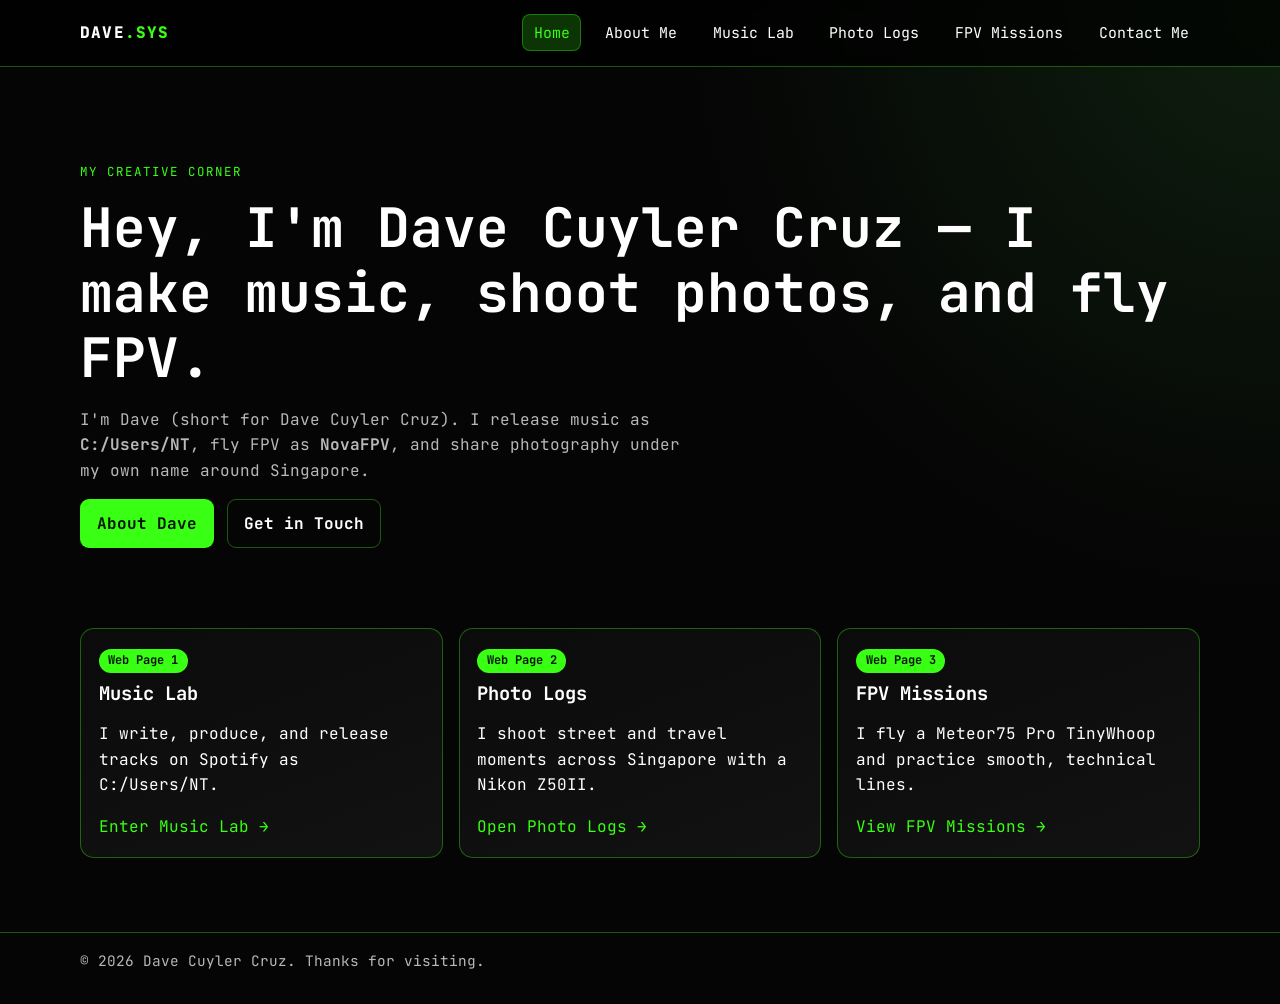
<file: index.html>
<!doctype html>
<html lang="en">
  <head>
    <meta charset="UTF-8" />
    <meta name="viewport" content="width=device-width, initial-scale=1.0" />
    <title>Nova Dev Hub | Home</title>
    <link rel="preconnect" href="https://fonts.googleapis.com" />
    <link rel="preconnect" href="https://fonts.gstatic.com" crossorigin />
    <link
      href="https://fonts.googleapis.com/css2?family=JetBrains+Mono:wght@400;700;800&display=swap"
      rel="stylesheet"
    />
    <link rel="stylesheet" href="styles.css" />
  </head>
  <body>
    <nav class="top-nav">
      <div class="container nav-inner">
        <a class="brand" href="index.html">DAVE<span>.SYS</span></a>
        <ul class="nav-links">
          <li><a class="active" href="index.html">Home</a></li>
          <li><a href="about.html">About Me</a></li>
          <li><a href="music.html">Music Lab</a></li>
          <li><a href="photography.html">Photo Logs</a></li>
          <li><a href="fpv.html">FPV Missions</a></li>
          <li><a href="contact.html">Contact Me</a></li>
        </ul>
      </div>
    </nav>

    <header class="hero container reveal">
      <p class="eyebrow">My creative corner</p>
      <h1>Hey, I'm Dave Cuyler Cruz — I make music, shoot photos, and fly FPV.</h1>
      <p class="subtitle">
        I'm Dave (short for Dave Cuyler Cruz). I release music as <strong>C:/Users/NT</strong>, fly FPV as <strong>NovaFPV</strong>, and share photography under my own name around Singapore.
      </p>
      <div class="cta-row">
        <a class="btn primary" href="about.html">About Dave</a>
        <a class="btn secondary" href="contact.html">Get in Touch</a>
      </div>
    </header>

    <main class="container section">
      <section class="grid-3">
        <article class="card reveal">
          <span class="pill">Web Page 1</span>
          <h3>Music Lab</h3>
          <p>I write, produce, and release tracks on Spotify as C:/Users/NT.</p>
          <a href="music.html">Enter Music Lab →</a>
        </article>
        <article class="card reveal">
          <span class="pill">Web Page 2</span>
          <h3>Photo Logs</h3>
          <p>I shoot street and travel moments across Singapore with a Nikon Z50II.</p>
          <a href="photography.html">Open Photo Logs →</a>
        </article>
        <article class="card reveal">
          <span class="pill">Web Page 3</span>
          <h3>FPV Missions</h3>
          <p>I fly a Meteor75 Pro TinyWhoop and practice smooth, technical lines.</p>
          <a href="fpv.html">View FPV Missions →</a>
        </article>
      </section>
    </main>

    <footer>
      <div class="container footer-inner">© 2026 Dave Cuyler Cruz. Thanks for visiting.</div>
    </footer>
    <script src="script.js"></script>
  </body>
</html>
</file>
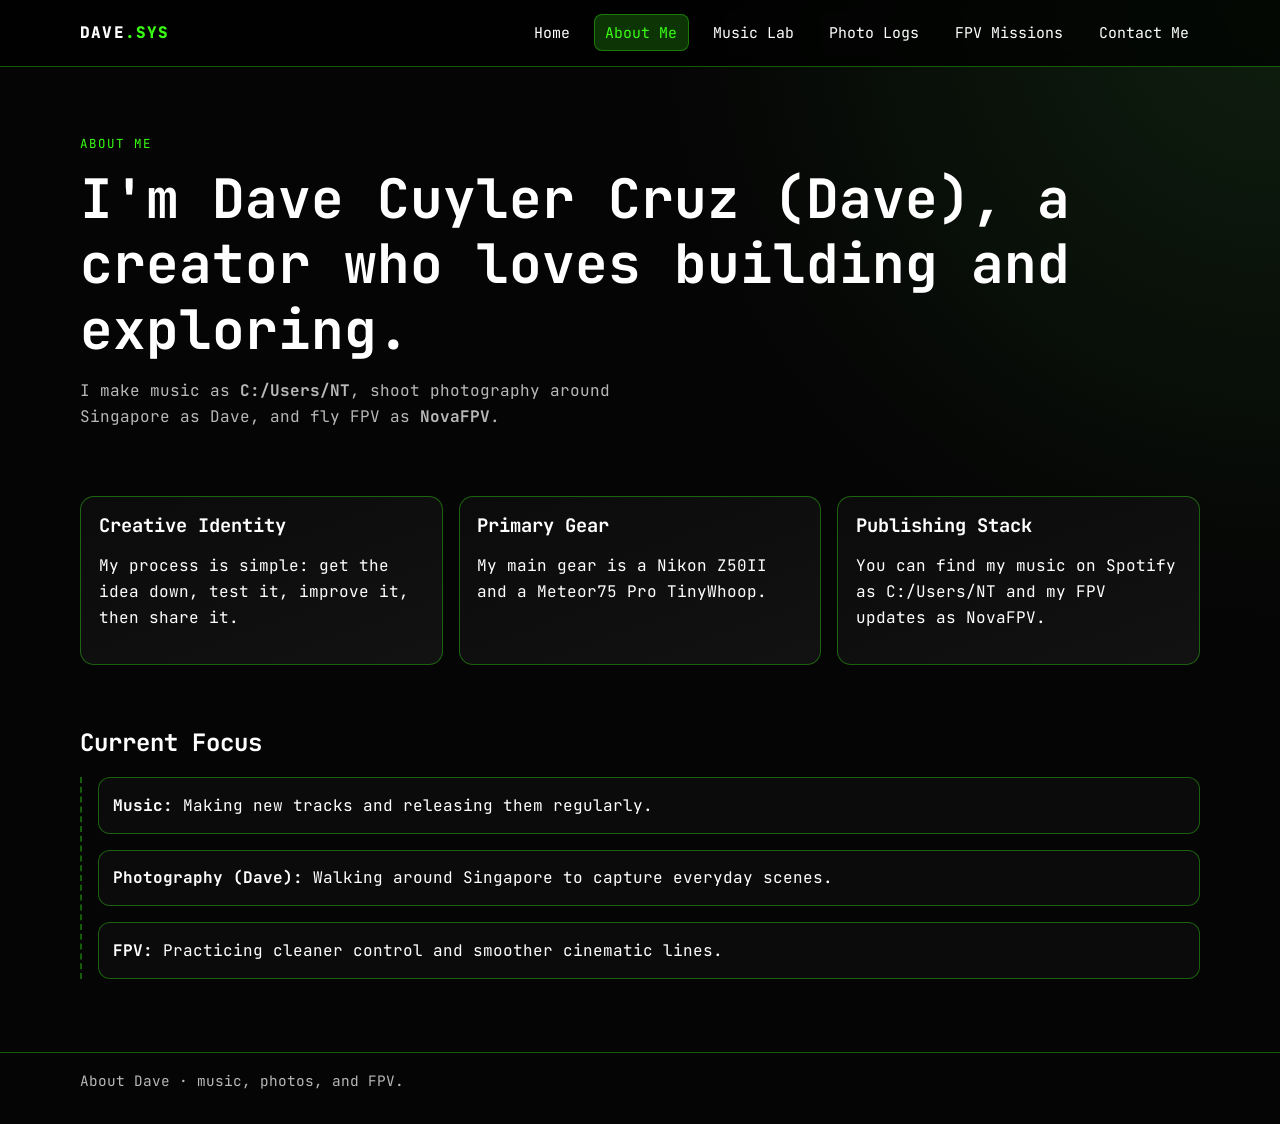
<file: about.html>
<!doctype html>
<html lang="en">
  <head>
    <meta charset="UTF-8" />
    <meta name="viewport" content="width=device-width, initial-scale=1.0" />
    <title>Nova Dev Hub | About Me</title>
    <link rel="preconnect" href="https://fonts.googleapis.com" />
    <link rel="preconnect" href="https://fonts.gstatic.com" crossorigin />
    <link
      href="https://fonts.googleapis.com/css2?family=JetBrains+Mono:wght@400;700;800&display=swap"
      rel="stylesheet"
    />
    <link rel="stylesheet" href="styles.css" />
  </head>
  <body>
    <nav class="top-nav">
      <div class="container nav-inner">
        <a class="brand" href="index.html">DAVE<span>.SYS</span></a>
        <ul class="nav-links">
          <li><a href="index.html">Home</a></li>
          <li><a class="active" href="about.html">About Me</a></li>
          <li><a href="music.html">Music Lab</a></li>
          <li><a href="photography.html">Photo Logs</a></li>
          <li><a href="fpv.html">FPV Missions</a></li>
          <li><a href="contact.html">Contact Me</a></li>
        </ul>
      </div>
    </nav>

    <main class="container">
      <header class="page-header reveal">
        <p class="eyebrow">About me</p>
        <h1>I'm Dave Cuyler Cruz (Dave), a creator who loves building and exploring.</h1>
        <p class="subtitle">
          I make music as <strong>C:/Users/NT</strong>, shoot photography around Singapore as Dave, and fly FPV as <strong>NovaFPV</strong>.
        </p>
      </header>

      <section class="section grid-3">
        <article class="card reveal">
          <h3>Creative Identity</h3>
          <p>My process is simple: get the idea down, test it, improve it, then share it.</p>
        </article>
        <article class="card reveal">
          <h3>Primary Gear</h3>
          <p>My main gear is a Nikon Z50II and a Meteor75 Pro TinyWhoop.</p>
        </article>
        <article class="card reveal">
          <h3>Publishing Stack</h3>
          <p>You can find my music on Spotify as C:/Users/NT and my FPV updates as NovaFPV.</p>
        </article>
      </section>

      <section class="section reveal">
        <h2>Current Focus</h2>
        <div class="timeline">
          <div class="item">
            <strong>Music:</strong> Making new tracks and releasing them regularly.
          </div>
          <div class="item">
            <strong>Photography (Dave):</strong> Walking around Singapore to capture everyday scenes.
          </div>
          <div class="item">
            <strong>FPV:</strong> Practicing cleaner control and smoother cinematic lines.
          </div>
        </div>
      </section>
    </main>

    <footer>
      <div class="container footer-inner">About Dave · music, photos, and FPV.</div>
    </footer>
    <script src="script.js"></script>
  </body>
</html>
</file>
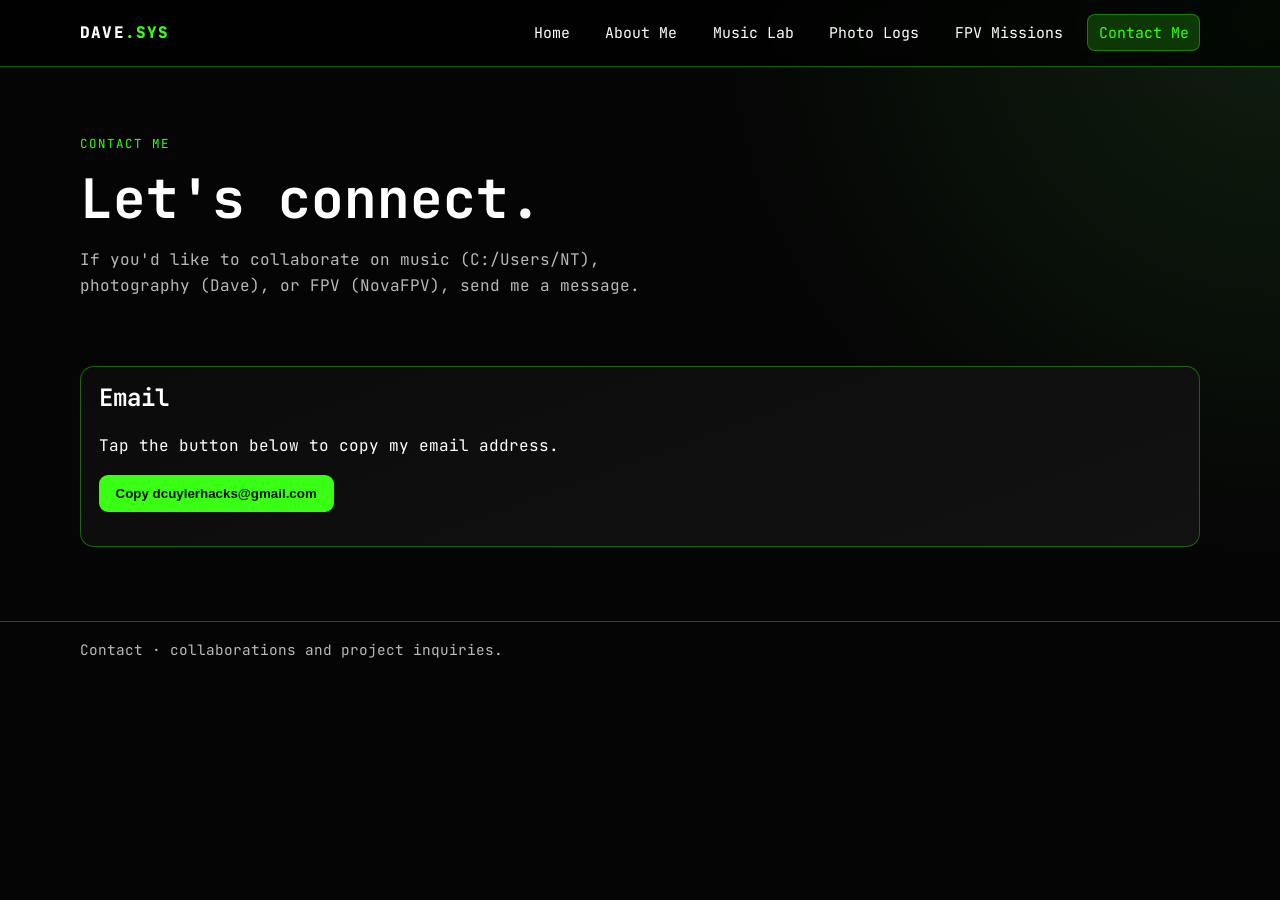
<file: contact.html>
<!doctype html>
<html lang="en">
  <head>
    <meta charset="UTF-8" />
    <meta name="viewport" content="width=device-width, initial-scale=1.0" />
    <title>Nova Dev Hub | Contact Me</title>
    <link rel="preconnect" href="https://fonts.googleapis.com" />
    <link rel="preconnect" href="https://fonts.gstatic.com" crossorigin />
    <link
      href="https://fonts.googleapis.com/css2?family=JetBrains+Mono:wght@400;700;800&display=swap"
      rel="stylesheet"
    />
    <link rel="stylesheet" href="styles.css" />
  </head>
  <body>
    <nav class="top-nav">
      <div class="container nav-inner">
        <a class="brand" href="index.html">DAVE<span>.SYS</span></a>
        <ul class="nav-links">
          <li><a href="index.html">Home</a></li>
          <li><a href="about.html">About Me</a></li>
          <li><a href="music.html">Music Lab</a></li>
          <li><a href="photography.html">Photo Logs</a></li>
          <li><a href="fpv.html">FPV Missions</a></li>
          <li><a class="active" href="contact.html">Contact Me</a></li>
        </ul>
      </div>
    </nav>

    <main class="container">
      <header class="page-header reveal">
        <p class="eyebrow">Contact Me</p>
        <h1>Let's connect.</h1>
        <p class="subtitle">If you'd like to collaborate on music (C:/Users/NT), photography (Dave), or FPV (NovaFPV), send me a message.</p>
      </header>

      <section class="section reveal">
        <article class="card">
          <h2>Email</h2>
          <p>Tap the button below to copy my email address.</p>
          <button class="btn primary" id="copy-email-btn" type="button" data-email="dcuylerhacks@gmail.com">
            Copy dcuylerhacks@gmail.com
          </button>
          <p id="copy-email-status" aria-live="polite"></p>
        </article>
      </section>
    </main>

    <footer>
      <div class="container footer-inner">Contact · collaborations and project inquiries.</div>
    </footer>
    <script src="script.js"></script>
  </body>
</html>
</file>
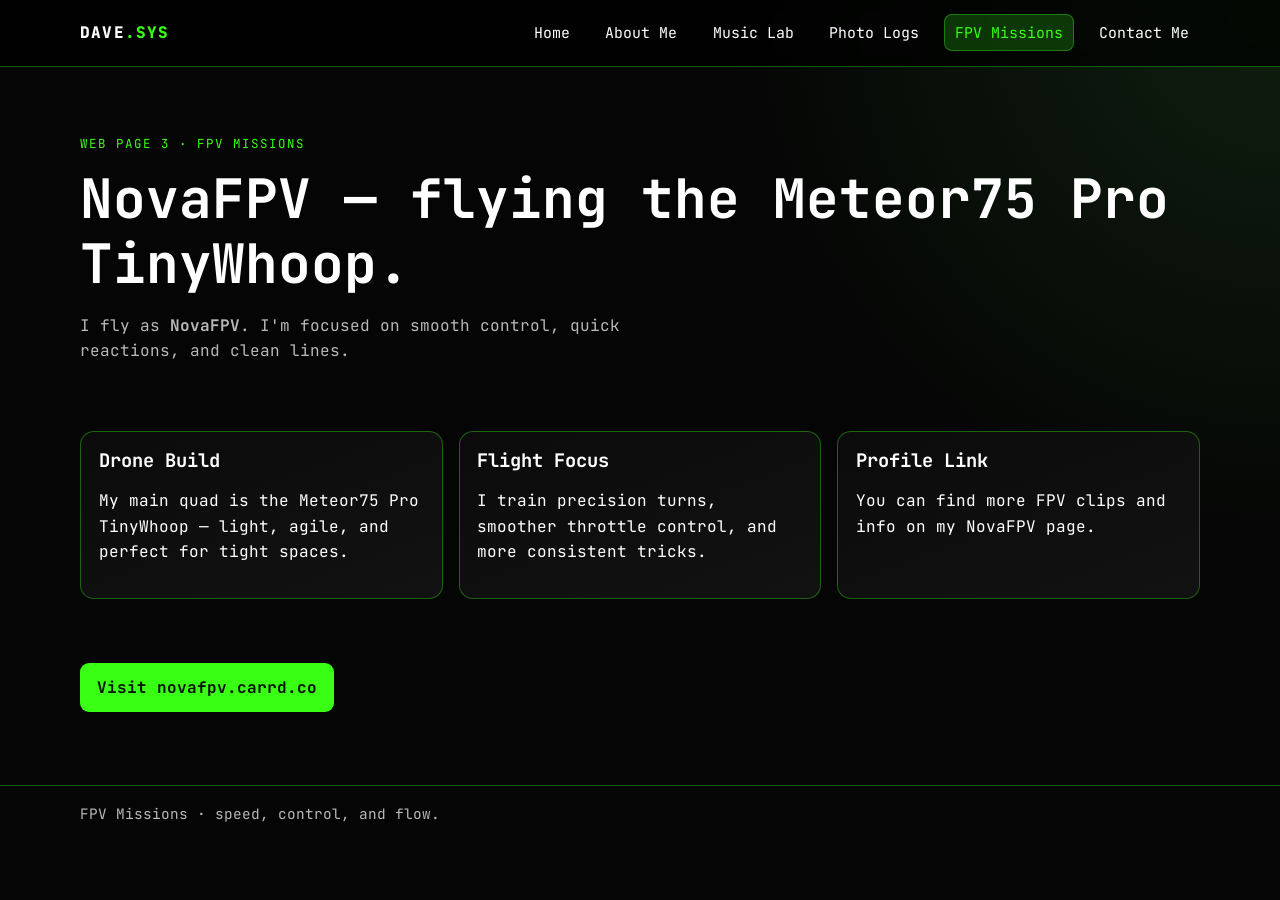
<file: fpv.html>
<!doctype html>
<html lang="en">
  <head>
    <meta charset="UTF-8" />
    <meta name="viewport" content="width=device-width, initial-scale=1.0" />
    <title>Nova Dev Hub | FPV Missions</title>
    <link rel="preconnect" href="https://fonts.googleapis.com" />
    <link rel="preconnect" href="https://fonts.gstatic.com" crossorigin />
    <link
      href="https://fonts.googleapis.com/css2?family=JetBrains+Mono:wght@400;700;800&display=swap"
      rel="stylesheet"
    />
    <link rel="stylesheet" href="styles.css" />
  </head>
  <body>
    <nav class="top-nav">
      <div class="container nav-inner">
        <a class="brand" href="index.html">DAVE<span>.SYS</span></a>
        <ul class="nav-links">
          <li><a href="index.html">Home</a></li>
          <li><a href="about.html">About Me</a></li>
          <li><a href="music.html">Music Lab</a></li>
          <li><a href="photography.html">Photo Logs</a></li>
          <li><a class="active" href="fpv.html">FPV Missions</a></li>
          <li><a href="contact.html">Contact Me</a></li>
        </ul>
      </div>
    </nav>

    <main class="container">
      <header class="page-header reveal">
        <p class="eyebrow">Web Page 3 · FPV Missions</p>
        <h1>NovaFPV — flying the Meteor75 Pro TinyWhoop.</h1>
        <p class="subtitle">I fly as <strong>NovaFPV</strong>. I'm focused on smooth control, quick reactions, and clean lines.</p>
      </header>

      <section class="section grid-3">
        <article class="card reveal">
          <h3>Drone Build</h3>
          <p>My main quad is the Meteor75 Pro TinyWhoop — light, agile, and perfect for tight spaces.</p>
        </article>
        <article class="card reveal">
          <h3>Flight Focus</h3>
          <p>I train precision turns, smoother throttle control, and more consistent tricks.</p>
        </article>
        <article class="card reveal">
          <h3>Profile Link</h3>
          <p>You can find more FPV clips and info on my NovaFPV page.</p>
        </article>
      </section>

      <section class="section reveal">
        <a class="btn primary" href="https://novafpv.carrd.co" target="_blank" rel="noopener noreferrer">Visit novafpv.carrd.co</a>
      </section>
    </main>

    <footer>
      <div class="container footer-inner">FPV Missions · speed, control, and flow.</div>
    </footer>
    <script src="script.js"></script>
  </body>
</html>
</file>
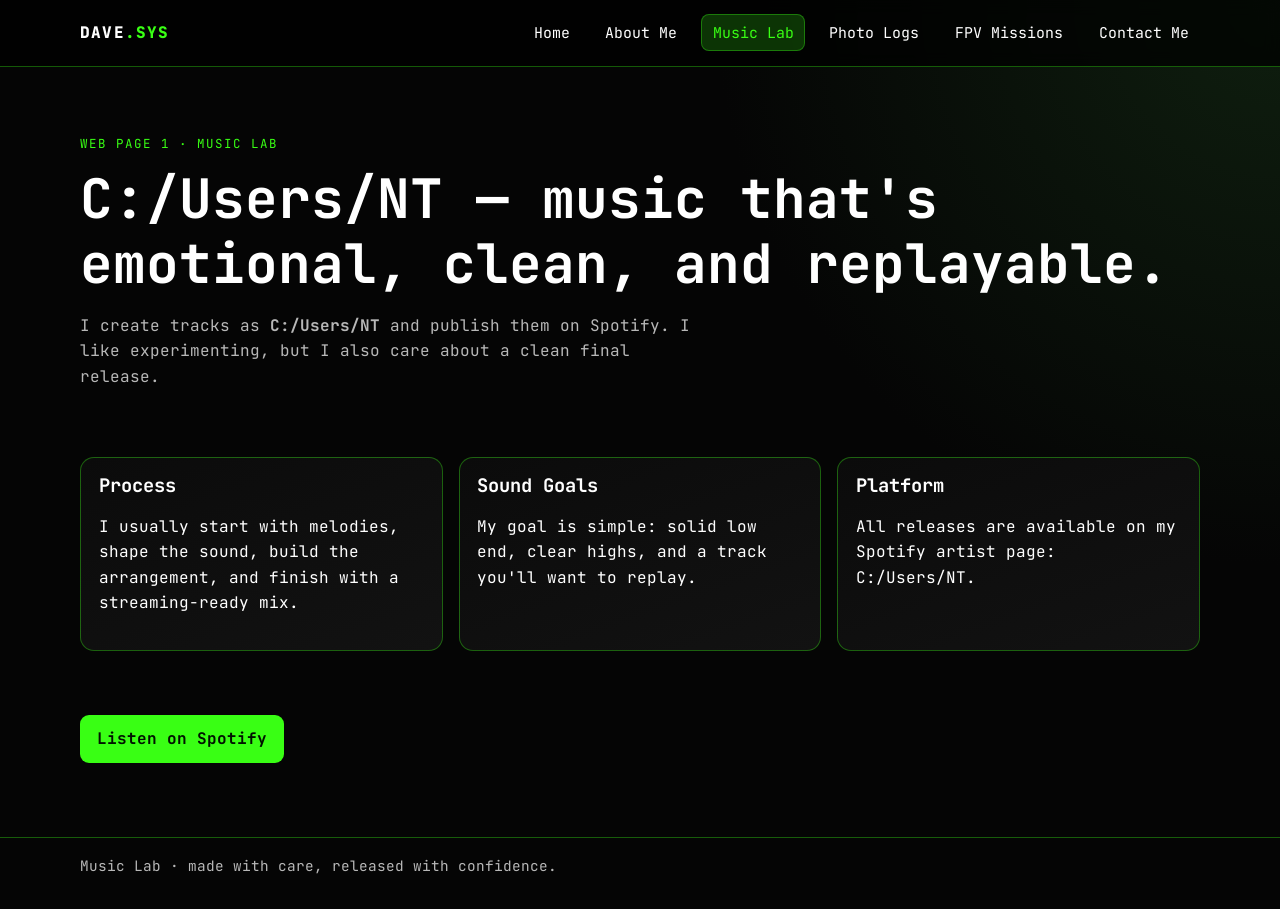
<file: music.html>
<!doctype html>
<html lang="en">
  <head>
    <meta charset="UTF-8" />
    <meta name="viewport" content="width=device-width, initial-scale=1.0" />
    <title>Nova Dev Hub | Music Lab</title>
    <link rel="preconnect" href="https://fonts.googleapis.com" />
    <link rel="preconnect" href="https://fonts.gstatic.com" crossorigin />
    <link
      href="https://fonts.googleapis.com/css2?family=JetBrains+Mono:wght@400;700;800&display=swap"
      rel="stylesheet"
    />
    <link rel="stylesheet" href="styles.css" />
  </head>
  <body>
    <nav class="top-nav">
      <div class="container nav-inner">
        <a class="brand" href="index.html">DAVE<span>.SYS</span></a>
        <ul class="nav-links">
          <li><a href="index.html">Home</a></li>
          <li><a href="about.html">About Me</a></li>
          <li><a class="active" href="music.html">Music Lab</a></li>
          <li><a href="photography.html">Photo Logs</a></li>
          <li><a href="fpv.html">FPV Missions</a></li>
          <li><a href="contact.html">Contact Me</a></li>
        </ul>
      </div>
    </nav>

    <main class="container">
      <header class="page-header reveal">
        <p class="eyebrow">Web Page 1 · Music Lab</p>
        <h1>C:/Users/NT — music that's emotional, clean, and replayable.</h1>
        <p class="subtitle">I create tracks as <strong>C:/Users/NT</strong> and publish them on Spotify. I like experimenting, but I also care about a clean final release.</p>
      </header>

      <section class="section grid-3">
        <article class="card reveal">
          <h3>Process</h3>
          <p>I usually start with melodies, shape the sound, build the arrangement, and finish with a streaming-ready mix.</p>
        </article>
        <article class="card reveal">
          <h3>Sound Goals</h3>
          <p>My goal is simple: solid low end, clear highs, and a track you'll want to replay.</p>
        </article>
        <article class="card reveal">
          <h3>Platform</h3>
          <p>All releases are available on my Spotify artist page: C:/Users/NT.</p>
        </article>
      </section>

      <section class="section reveal">
        <a class="btn primary" href="https://open.spotify.com/artist/5ipC4eQ88EuOIpZGjDoBaw?si=f293d7e8ff8d40c3" target="_blank" rel="noopener noreferrer">
          Listen on Spotify
        </a>
      </section>
    </main>

    <footer>
      <div class="container footer-inner">Music Lab · made with care, released with confidence.</div>
    </footer>
    <script src="script.js"></script>
  </body>
</html>
</file>
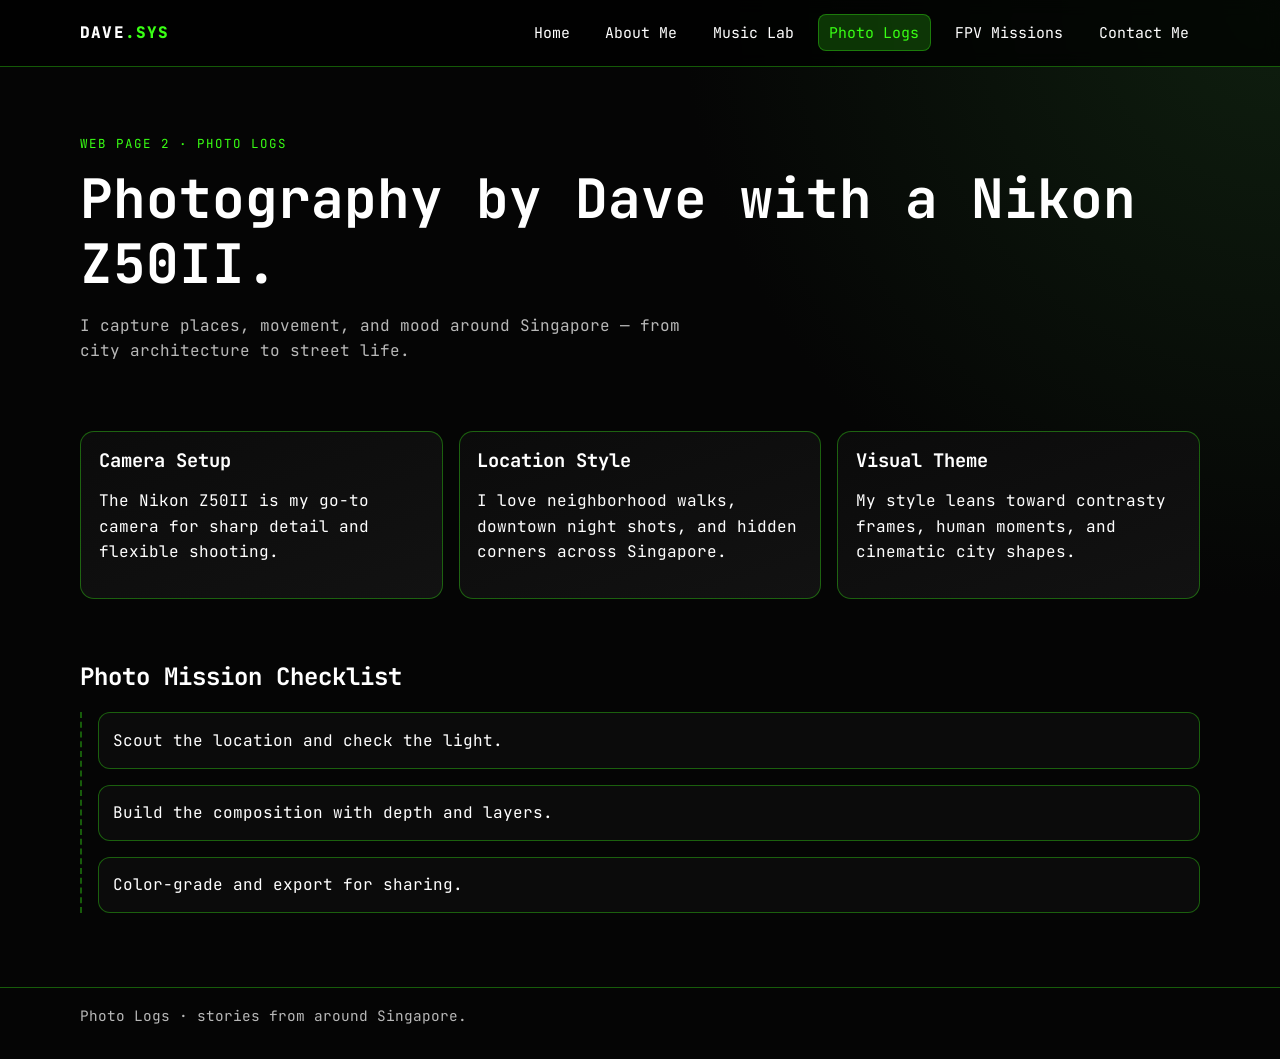
<file: photography.html>
<!doctype html>
<html lang="en">
  <head>
    <meta charset="UTF-8" />
    <meta name="viewport" content="width=device-width, initial-scale=1.0" />
    <title>Nova Dev Hub | Photo Logs</title>
    <link rel="preconnect" href="https://fonts.googleapis.com" />
    <link rel="preconnect" href="https://fonts.gstatic.com" crossorigin />
    <link
      href="https://fonts.googleapis.com/css2?family=JetBrains+Mono:wght@400;700;800&display=swap"
      rel="stylesheet"
    />
    <link rel="stylesheet" href="styles.css" />
  </head>
  <body>
    <nav class="top-nav">
      <div class="container nav-inner">
        <a class="brand" href="index.html">DAVE<span>.SYS</span></a>
        <ul class="nav-links">
          <li><a href="index.html">Home</a></li>
          <li><a href="about.html">About Me</a></li>
          <li><a href="music.html">Music Lab</a></li>
          <li><a class="active" href="photography.html">Photo Logs</a></li>
          <li><a href="fpv.html">FPV Missions</a></li>
          <li><a href="contact.html">Contact Me</a></li>
        </ul>
      </div>
    </nav>

    <main class="container">
      <header class="page-header reveal">
        <p class="eyebrow">Web Page 2 · Photo Logs</p>
        <h1>Photography by Dave with a Nikon Z50II.</h1>
        <p class="subtitle">I capture places, movement, and mood around Singapore — from city architecture to street life.</p>
      </header>

      <section class="section grid-3">
        <article class="card reveal">
          <h3>Camera Setup</h3>
          <p>The Nikon Z50II is my go-to camera for sharp detail and flexible shooting.</p>
        </article>
        <article class="card reveal">
          <h3>Location Style</h3>
          <p>I love neighborhood walks, downtown night shots, and hidden corners across Singapore.</p>
        </article>
        <article class="card reveal">
          <h3>Visual Theme</h3>
          <p>My style leans toward contrasty frames, human moments, and cinematic city shapes.</p>
        </article>
      </section>

      <section class="section reveal">
        <h2>Photo Mission Checklist</h2>
        <div class="timeline">
          <div class="item">Scout the location and check the light.</div>
          <div class="item">Build the composition with depth and layers.</div>
          <div class="item">Color-grade and export for sharing.</div>
        </div>
      </section>
    </main>

    <footer>
      <div class="container footer-inner">Photo Logs · stories from around Singapore.</div>
    </footer>
    <script src="script.js"></script>
  </body>
</html>
</file>
<file: styles.css>
:root {
  --bg: #050505;
  --panel: #0b0b0b;
  --panel-2: #121212;
  --text: #ffffff;
  --muted: #b8b8b8;
  --neon: #39ff14;
  --neon-soft: rgba(57, 255, 20, 0.2);
  --border: rgba(57, 255, 20, 0.35);
  --max-width: 1120px;
}

* {
  box-sizing: border-box;
}

html,
body {
  margin: 0;
  padding: 0;
  background: radial-gradient(circle at top right, #0f1f0f 0%, var(--bg) 36%);
  color: var(--text);
  font-family: "JetBrains Mono", monospace;
  line-height: 1.6;
  scroll-behavior: smooth;
}

body {
  min-height: 100vh;
}

a {
  color: var(--neon);
  text-decoration: none;
}

a:hover {
  text-shadow: 0 0 12px var(--neon-soft);
}

.container {
  width: min(var(--max-width), 92vw);
  margin: 0 auto;
}

.top-nav {
  position: sticky;
  top: 0;
  z-index: 100;
  background: rgba(0, 0, 0, 0.72);
  border-bottom: 1px solid var(--border);
  backdrop-filter: blur(8px);
}

.nav-inner {
  display: flex;
  align-items: center;
  justify-content: space-between;
  padding: 0.9rem 0;
}

.brand {
  color: var(--text);
  font-weight: 800;
  letter-spacing: 1.2px;
}

.brand span {
  color: var(--neon);
}

.nav-links {
  list-style: none;
  display: flex;
  flex-wrap: wrap;
  gap: 0.8rem;
  margin: 0;
  padding: 0;
}

.nav-links a {
  display: inline-block;
  padding: 0.35rem 0.65rem;
  border: 1px solid transparent;
  border-radius: 8px;
  color: var(--text);
  font-size: 0.93rem;
  transition: 220ms ease;
}

.nav-links a:hover,
.nav-links a.active {
  border-color: var(--border);
  color: var(--neon);
  background: var(--neon-soft);
}

.hero {
  padding: 5.2rem 0 3rem;
}

.eyebrow {
  color: var(--neon);
  text-transform: uppercase;
  letter-spacing: 2px;
  font-size: 0.78rem;
}

h1,
h2,
h3 {
  line-height: 1.2;
  margin-top: 0;
}

h1 {
  font-size: clamp(2rem, 5vw, 3.4rem);
  margin: 0.5rem 0 1rem;
}

.subtitle {
  max-width: 62ch;
  color: var(--muted);
}

.grid-3 {
  display: grid;
  grid-template-columns: repeat(3, minmax(0, 1fr));
  gap: 1rem;
}

.card {
  background: linear-gradient(160deg, var(--panel), var(--panel-2));
  border: 1px solid var(--border);
  border-radius: 14px;
  padding: 1.1rem;
  box-shadow: 0 0 0 rgba(57, 255, 20, 0);
  transition: transform 260ms ease, box-shadow 260ms ease, border-color 260ms ease;
}

.card:hover {
  transform: translateY(-4px);
  box-shadow: 0 0 22px var(--neon-soft);
  border-color: rgba(57, 255, 20, 0.6);
}

.card h3 {
  margin-bottom: 0.6rem;
}

.pill {
  display: inline-block;
  font-size: 0.75rem;
  color: #001500;
  background: var(--neon);
  border-radius: 999px;
  padding: 0.15rem 0.6rem;
  margin-bottom: 0.6rem;
  font-weight: 700;
}

.section {
  padding: 2rem 0;
}

.cta-row {
  display: flex;
  gap: 0.8rem;
  flex-wrap: wrap;
  margin-top: 1rem;
}

.btn {
  display: inline-flex;
  align-items: center;
  justify-content: center;
  border-radius: 9px;
  padding: 0.65rem 1rem;
  border: 1px solid var(--border);
  font-weight: 700;
  transition: 220ms ease;
}

.btn.primary {
  background: var(--neon);
  color: #011300;
}

.btn.secondary {
  color: var(--text);
  background: transparent;
}

.btn:hover {
  transform: translateY(-1px);
}

.page-header {
  padding: 3.4rem 0 1.2rem;
}

.timeline {
  border-left: 2px dashed var(--border);
  padding-left: 1rem;
  display: grid;
  gap: 1rem;
}

.timeline .item {
  background: var(--panel);
  border: 1px solid var(--border);
  border-radius: 12px;
  padding: 0.9rem;
}

label {
  font-weight: 700;
}

input,
textarea {
  width: 100%;
  background: #080808;
  border: 1px solid var(--border);
  border-radius: 8px;
  color: var(--text);
  padding: 0.65rem;
  font-family: inherit;
}

textarea {
  min-height: 150px;
  resize: vertical;
}

form {
  display: grid;
  gap: 0.8rem;
}

footer {
  margin-top: 2.6rem;
  border-top: 1px solid var(--border);
  color: var(--muted);
}

.footer-inner {
  padding: 1rem 0 2rem;
  font-size: 0.9rem;
}

.reveal {
  opacity: 0;
  transform: translateY(10px);
  transition: opacity 550ms ease, transform 550ms ease;
}

.reveal.visible {
  opacity: 1;
  transform: translateY(0);
}

@media (max-width: 900px) {
  .grid-3 {
    grid-template-columns: 1fr;
  }

  .nav-inner {
    flex-direction: column;
    align-items: flex-start;
    gap: 0.65rem;
  }
}
</file>
